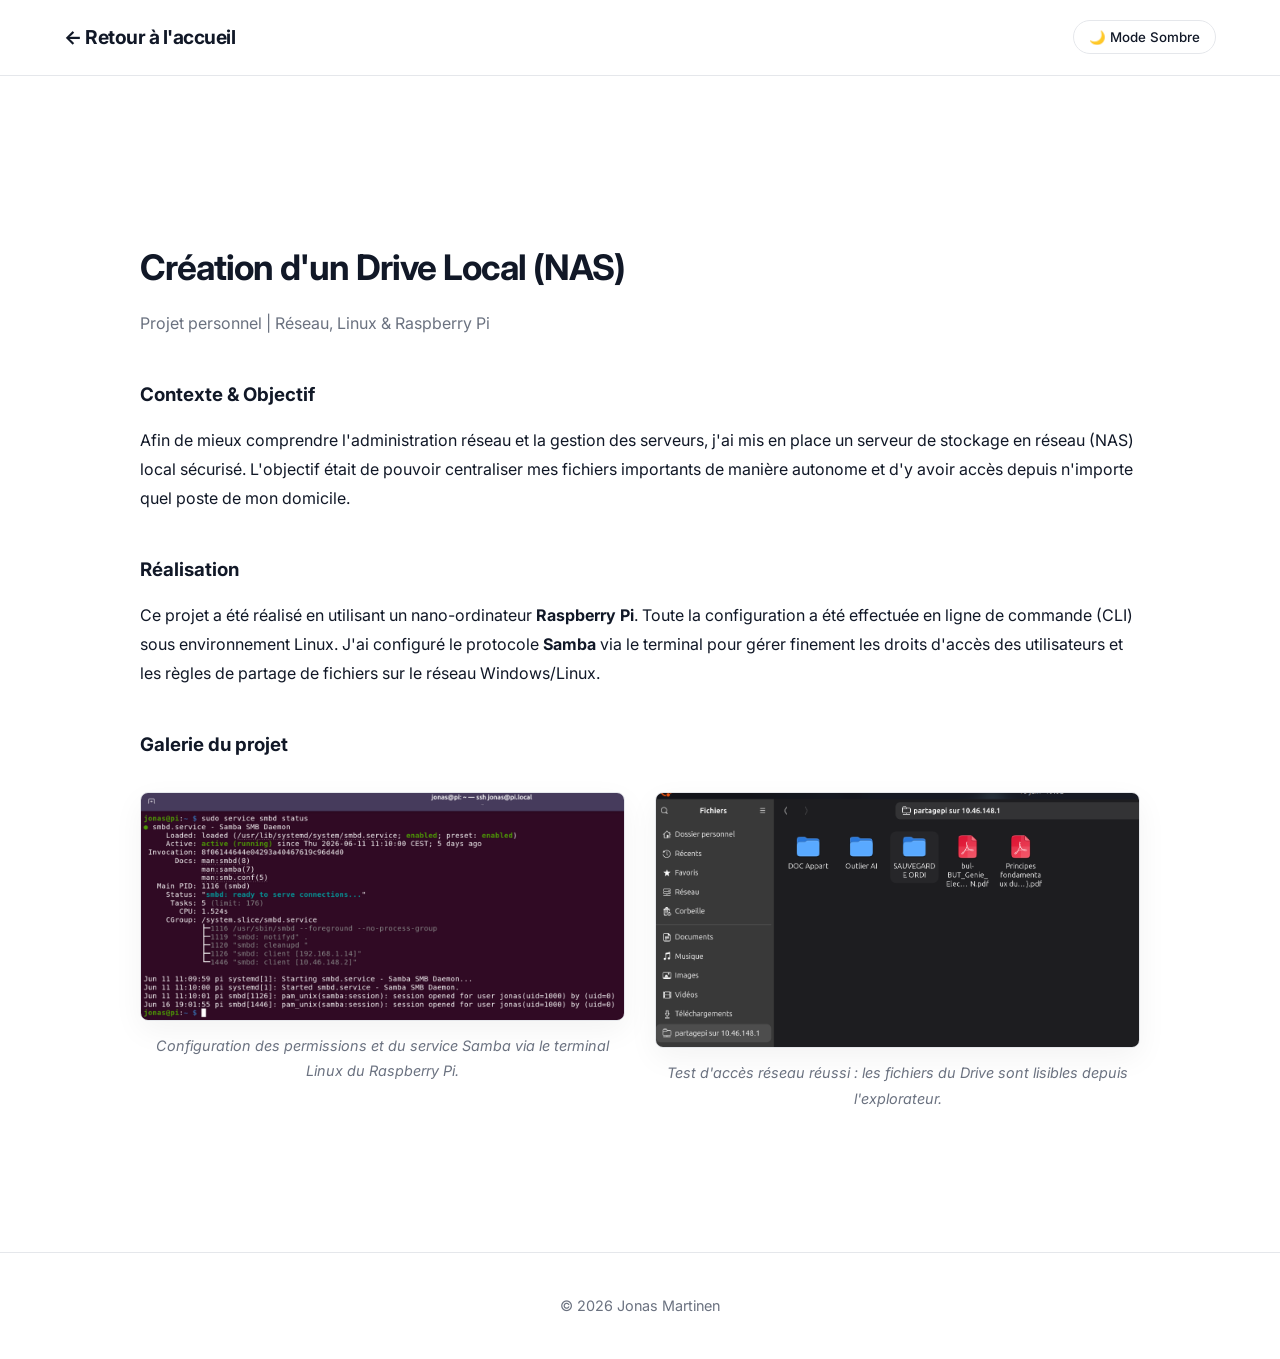
<file: drive.html>
<!DOCTYPE html>
<html lang="fr">
<head>
    <meta charset="UTF-8">
    <meta name="viewport" content="width=device-width, initial-scale=1.0">
    <meta name="description" content="Projet Drive Local NAS - Serveur de stockage Raspberry Pi avec Samba par Jonas Martinen.">
    <title>Drive Local NAS | Jonas Martinen</title>
    <link rel="icon" href="data:image/svg+xml,<svg xmlns=%22http://www.w3.org/2000/svg%22 viewBox=%220 0 100 100%22><rect width=%22100%22 height=%22100%22 rx=%2220%22 fill=%22%232563eb%22/><text x=%2250%22 y=%2250%22 font-family=%22Inter,sans-serif%22 font-size=%2240%22 font-weight=%22700%22 fill=%22white%22 text-anchor=%22middle%22 dominant-baseline=%22central%22>JM</text></svg>">
    <link rel="stylesheet" href="style.css">
</head>
<body>
    <header>
        <nav>
            <a href="index.html" class="logo">← Retour à l'accueil</a>
            <button id="dark-mode-toggle">🌙 Mode Sombre</button>
        </nav>
    </header>

    <div class="container project-page-container">
        <h1 class="section-title project-page-title">Création d'un Drive Local (NAS)</h1>
        <p class="project-page-subtitle">Projet personnel | Réseau, Linux & Raspberry Pi</p>

        <div class="project-block">
            <h3>Contexte & Objectif</h3>
            <p>Afin de mieux comprendre l'administration réseau et la gestion des serveurs, j'ai mis en place un serveur de stockage en réseau (NAS) local sécurisé. L'objectif était de pouvoir centraliser mes fichiers importants de manière autonome et d'y avoir accès depuis n'importe quel poste de mon domicile.</p>
        </div>

        <div class="project-block">
            <h3>Réalisation</h3>
            <p>Ce projet a été réalisé en utilisant un nano-ordinateur <strong>Raspberry Pi</strong>. Toute la configuration a été effectuée en ligne de commande (CLI) sous environnement Linux. J'ai configuré le protocole <strong>Samba</strong> via le terminal pour gérer finement les droits d'accès des utilisateurs et les règles de partage de fichiers sur le réseau Windows/Linux.</p>
        </div>

        <h3 class="gallery-title">Galerie du projet</h3>
        <div class="project-gallery">
            <figure>
                <img src="Photo/drive_terminal.png" alt="Terminal Linux Samba" loading="lazy">
                <figcaption>Configuration des permissions et du service Samba via le terminal Linux du Raspberry Pi.</figcaption>
            </figure>
            <figure>
                <img src="Photo/drive_fichier.png" alt="Accès Windows au Drive" loading="lazy">
                <figcaption>Test d'accès réseau réussi : les fichiers du Drive sont lisibles depuis l'explorateur.</figcaption>
            </figure>
        </div>
    </div>

    <footer class="footer-with-margin">
        <p>&copy; 2026 Jonas Martinen</p>
    </footer>

    <script src="script.js"></script>
</body>
</html>
</file>
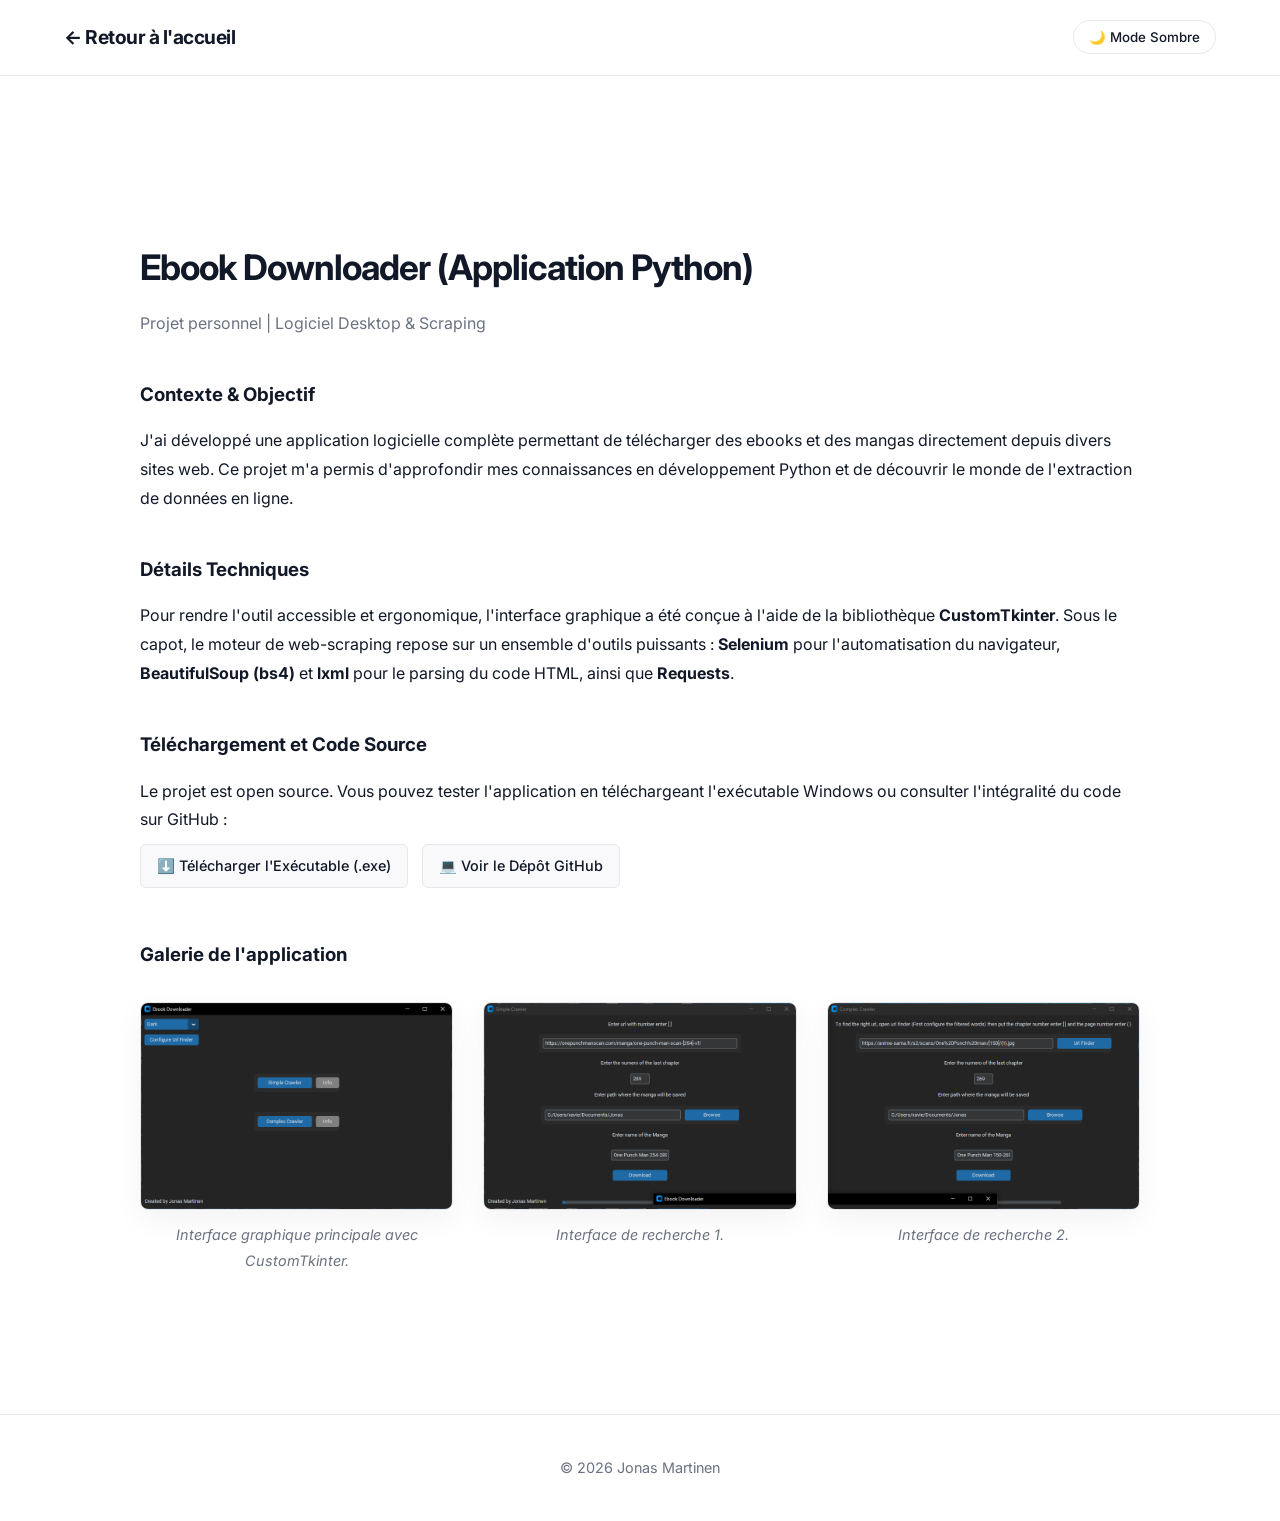
<file: ebook.html>
<!DOCTYPE html>
<html lang="fr">
<head>
    <meta charset="UTF-8">
    <meta name="viewport" content="width=device-width, initial-scale=1.0">
    <meta name="description" content="Ebook Downloader - Application Python de scraping avec Selenium et CustomTkinter par Jonas Martinen.">
    <title>Ebook Downloader | Jonas Martinen</title>
    <link rel="icon" href="data:image/svg+xml,<svg xmlns=%22http://www.w3.org/2000/svg%22 viewBox=%220 0 100 100%22><rect width=%22100%22 height=%22100%22 rx=%2220%22 fill=%22%232563eb%22/><text x=%2250%22 y=%2250%22 font-family=%22Inter,sans-serif%22 font-size=%2240%22 font-weight=%22700%22 fill=%22white%22 text-anchor=%22middle%22 dominant-baseline=%22central%22>JM</text></svg>">
    <link rel="stylesheet" href="style.css">
</head>
<body>
    <header>
        <nav>
            <a href="index.html" class="logo">← Retour à l'accueil</a>
            <button id="dark-mode-toggle">🌙 Mode Sombre</button>
        </nav>
    </header>

    <div class="container project-page-container">
        <h1 class="section-title project-page-title">Ebook Downloader (Application Python)</h1>
        <p class="project-page-subtitle">Projet personnel | Logiciel Desktop & Scraping</p>

        <div class="project-block">
            <h3>Contexte & Objectif</h3>
            <p>J'ai développé une application logicielle complète permettant de télécharger des ebooks et des mangas directement depuis divers sites web. Ce projet m'a permis d'approfondir mes connaissances en développement Python et de découvrir le monde de l'extraction de données en ligne.</p>
        </div>

        <div class="project-block">
            <h3>Détails Techniques</h3>
            <p>Pour rendre l'outil accessible et ergonomique, l'interface graphique a été conçue à l'aide de la bibliothèque <strong>CustomTkinter</strong>. Sous le capot, le moteur de web-scraping repose sur un ensemble d'outils puissants : <strong>Selenium</strong> pour l'automatisation du navigateur, <strong>BeautifulSoup (bs4)</strong> et <strong>lxml</strong> pour le parsing du code HTML, ainsi que <strong>Requests</strong>.</p>
        </div>

        <div class="project-block">
            <h3>Téléchargement et Code Source</h3>
            <p>Le projet est open source. Vous pouvez tester l'application en téléchargeant l'exécutable Windows ou consulter l'intégralité du code sur GitHub :</p>
            <div style="margin-top: 10px;">
                <a href="Doc/EbookDownloader_v1.1.exe" class="btn-doc" download>⬇️ Télécharger l'Exécutable (.exe)</a>
                <a href="https://github.com/Goutoni/Ebook-Downloader" class="btn-doc" target="_blank">💻 Voir le Dépôt GitHub</a>
            </div>
        </div>

        <h3 class="gallery-title">Galerie de l'application</h3>
        <div class="project-gallery">
            <figure>
                <img src="Photo/app_1.png" alt="Interface Ebook Downloader 1" loading="lazy">
                <figcaption>Interface graphique principale avec CustomTkinter.</figcaption>
            </figure>
            <figure>
                <img src="Photo/app2.png" alt="Interface Ebook Downloader 2" loading="lazy">
                <figcaption>Interface de recherche 1.</figcaption>
            </figure>
            <figure>
                <img src="Photo/app3.png" alt="Interface Ebook Downloader 3" loading="lazy">
                <figcaption>Interface de recherche 2.</figcaption>
            </figure>
        </div>
    </div>

    <footer class="footer-with-margin">
        <p>&copy; 2026 Jonas Martinen</p>
    </footer>

    <script src="script.js"></script>
</body>
</html>
</file>
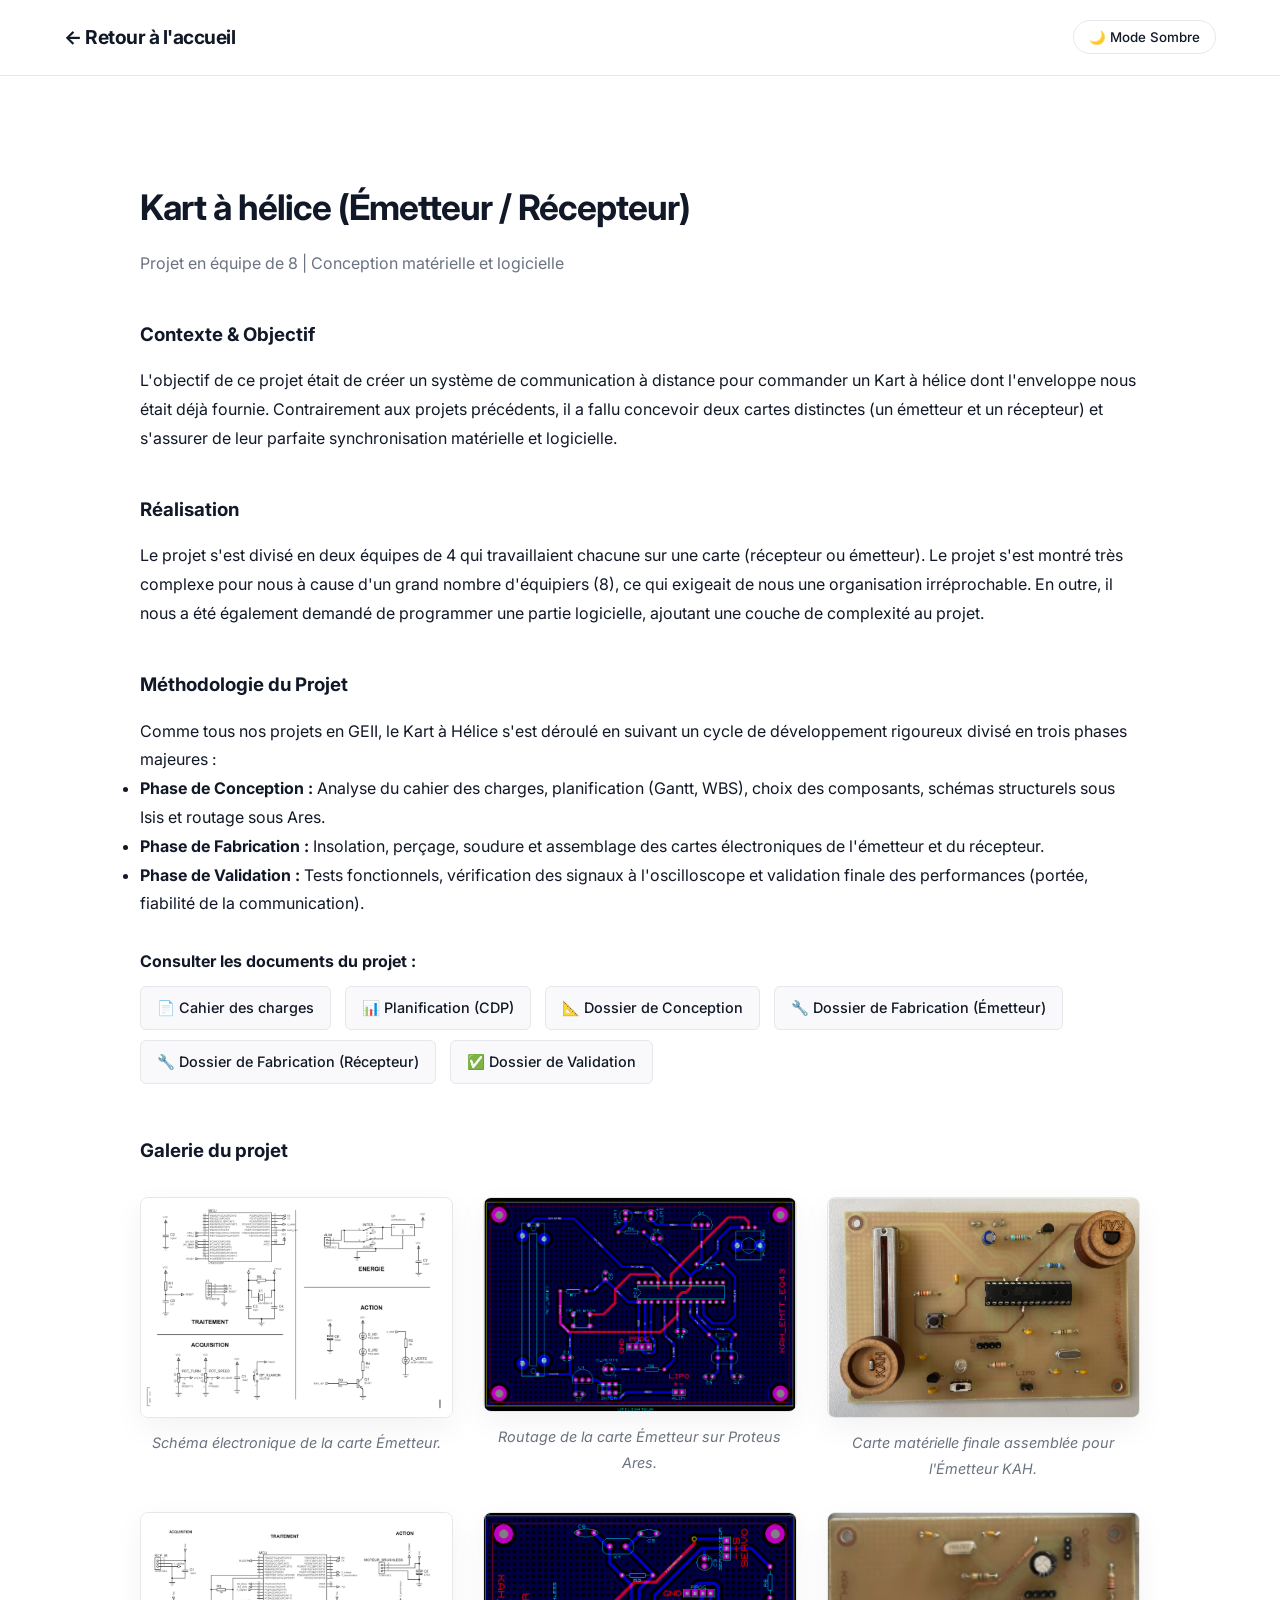
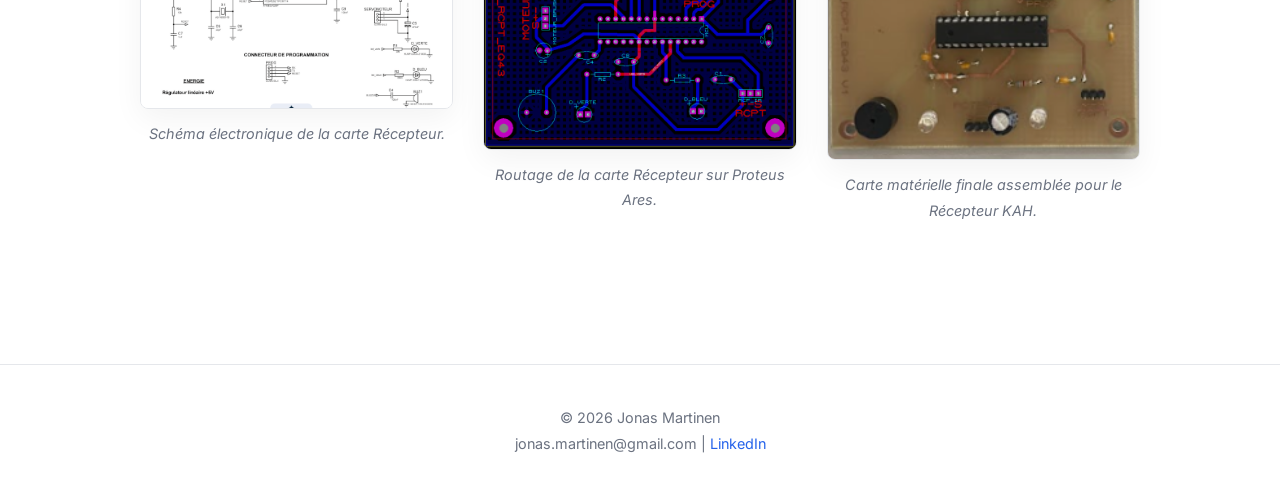
<file: kart.html>
<!DOCTYPE html>
<html lang="fr">
<head>
    <meta charset="UTF-8">
    <meta name="viewport" content="width=device-width, initial-scale=1.0">
    <meta name="description" content="Projet Kart à Hélice - Système de communication émetteur/récepteur par Jonas Martinen, étudiant BUT GEII.">
    <title>Kart à Hélice | Jonas Martinen</title>
    <link rel="icon" href="data:image/svg+xml,<svg xmlns=%22http://www.w3.org/2000/svg%22 viewBox=%220 0 100 100%22><rect width=%22100%22 height=%22100%22 rx=%2220%22 fill=%22%232563eb%22/><text x=%2250%22 y=%2250%22 font-family=%22Inter,sans-serif%22 font-size=%2240%22 font-weight=%22700%22 fill=%22white%22 text-anchor=%22middle%22 dominant-baseline=%22central%22>JM</text></svg>">
    <link rel="stylesheet" href="style.css">
</head>
<body>
    <header>
        <nav>
            <a href="index.html" class="logo">← Retour à l'accueil</a>
            <button id="dark-mode-toggle">🌙 Mode Sombre</button>
        </nav>
    </header>

    <div class="container">
        <h1 class="section-title project-page-title">Kart à hélice (Émetteur / Récepteur)</h1>
        <p class="project-page-subtitle">Projet en équipe de 8 | Conception matérielle et logicielle</p>

        <div class="project-block">
            <h3>Contexte & Objectif</h3>
            <p>L'objectif de ce projet était de créer un système de communication à distance pour commander un Kart à hélice dont l'enveloppe nous était déjà fournie. Contrairement aux projets précédents, il a fallu concevoir deux cartes distinctes (un émetteur et un récepteur) et s'assurer de leur parfaite synchronisation matérielle et logicielle.</p>
        </div>

        <div class="project-block">
            <h3>Réalisation</h3>
            <p>Le projet s'est divisé en deux équipes de 4 qui travaillaient chacune sur une carte (récepteur ou émetteur). Le projet s'est montré très complexe pour nous à cause d'un grand nombre d'équipiers (8), ce qui exigeait de nous une organisation irréprochable. En outre, il nous a été également demandé de programmer une partie logicielle, ajoutant une couche de complexité au projet.</p>
        </div>

        <div class="project-block">
            <h3>Méthodologie du Projet</h3>
            <p>Comme tous nos projets en GEII, le Kart à Hélice s'est déroulé en suivant un cycle de développement rigoureux divisé en trois phases majeures :</p>
            <ul>
                <li><strong>Phase de Conception :</strong> Analyse du cahier des charges, planification (Gantt, WBS), choix des composants, schémas structurels sous Isis et routage sous Ares.</li>
                <li><strong>Phase de Fabrication :</strong> Insolation, perçage, soudure et assemblage des cartes électroniques de l'émetteur et du récepteur.</li>
                <li><strong>Phase de Validation :</strong> Tests fonctionnels, vérification des signaux à l'oscilloscope et validation finale des performances (portée, fiabilité de la communication).</li>
            </ul>
            <br>
            <p><strong>Consulter les documents du projet :</strong></p>
            <div style="margin-top: 10px;">
                <a href="Doc/KAH/KAH_CDC_V2.docx" class="btn-doc" download>📄 Cahier des charges</a>
                <a href="Doc/KAH/KAH_CDP.xlsx" class="btn-doc" download>📊 Planification (CDP)</a>
                <a href="Doc/KAH/KAH_DDC_EQ43.docx" class="btn-doc" download>📐 Dossier de Conception</a>
                <a href="Doc/KAH/KAH_DDF_EMT.docx" class="btn-doc" download>🔧 Dossier de Fabrication (Émetteur)</a>
                <a href="Doc/KAH/KAH_DDF_RCPT.docx" class="btn-doc" download>🔧 Dossier de Fabrication (Récepteur)</a>
                <a href="Doc/KAH/KAH_DDV.docx" class="btn-doc" download>✅ Dossier de Validation</a>
            </div>
        </div>

        <h3 class="gallery-title">Galerie du projet</h3>
        <div class="project-gallery">
            <figure>
                <img src="Photo/isis_kah_emetteur.png" alt="Schéma Émetteur" loading="lazy">
                <figcaption>Schéma électronique de la carte Émetteur.</figcaption>
            </figure>
            <figure>
                <img src="Photo/ares_emetteur_kah.png" alt="Routage Émetteur" loading="lazy">
                <figcaption>Routage de la carte Émetteur sur Proteus Ares.</figcaption>
            </figure>
            <figure>
                <img src="Photo/carte finale emetteur kah.png" alt="Carte finale Émetteur" loading="lazy">
                <figcaption>Carte matérielle finale assemblée pour l'Émetteur KAH.</figcaption>
            </figure>
            <figure>
                <img src="Photo/isis_kah_recepteur.png" alt="Schéma Récepteur" loading="lazy">
                <figcaption>Schéma électronique de la carte Récepteur.</figcaption>
            </figure>
            <figure>
                <img src="Photo/ares_recepteur_kah.png" alt="Routage Récepteur" loading="lazy">
                <figcaption>Routage de la carte Récepteur sur Proteus Ares.</figcaption>
            </figure>
            <figure>
                <img src="Photo/carte finale recepteur kah.png" alt="Carte finale Récepteur" loading="lazy">
                <figcaption>Carte matérielle finale assemblée pour le Récepteur KAH.</figcaption>
            </figure>
        </div>
    </div>

    <footer class="footer-with-margin">
        <p>&copy; 2026 Jonas Martinen</p>
        <p>jonas.martinen@gmail.com | <a href="https://www.linkedin.com/in/jonas-martinen-580a0b396/" target="_blank" class="link-primary">LinkedIn</a></p>
    </footer>

    <script src="script.js?v=1.1"></script>
</body>
</html>
</file>
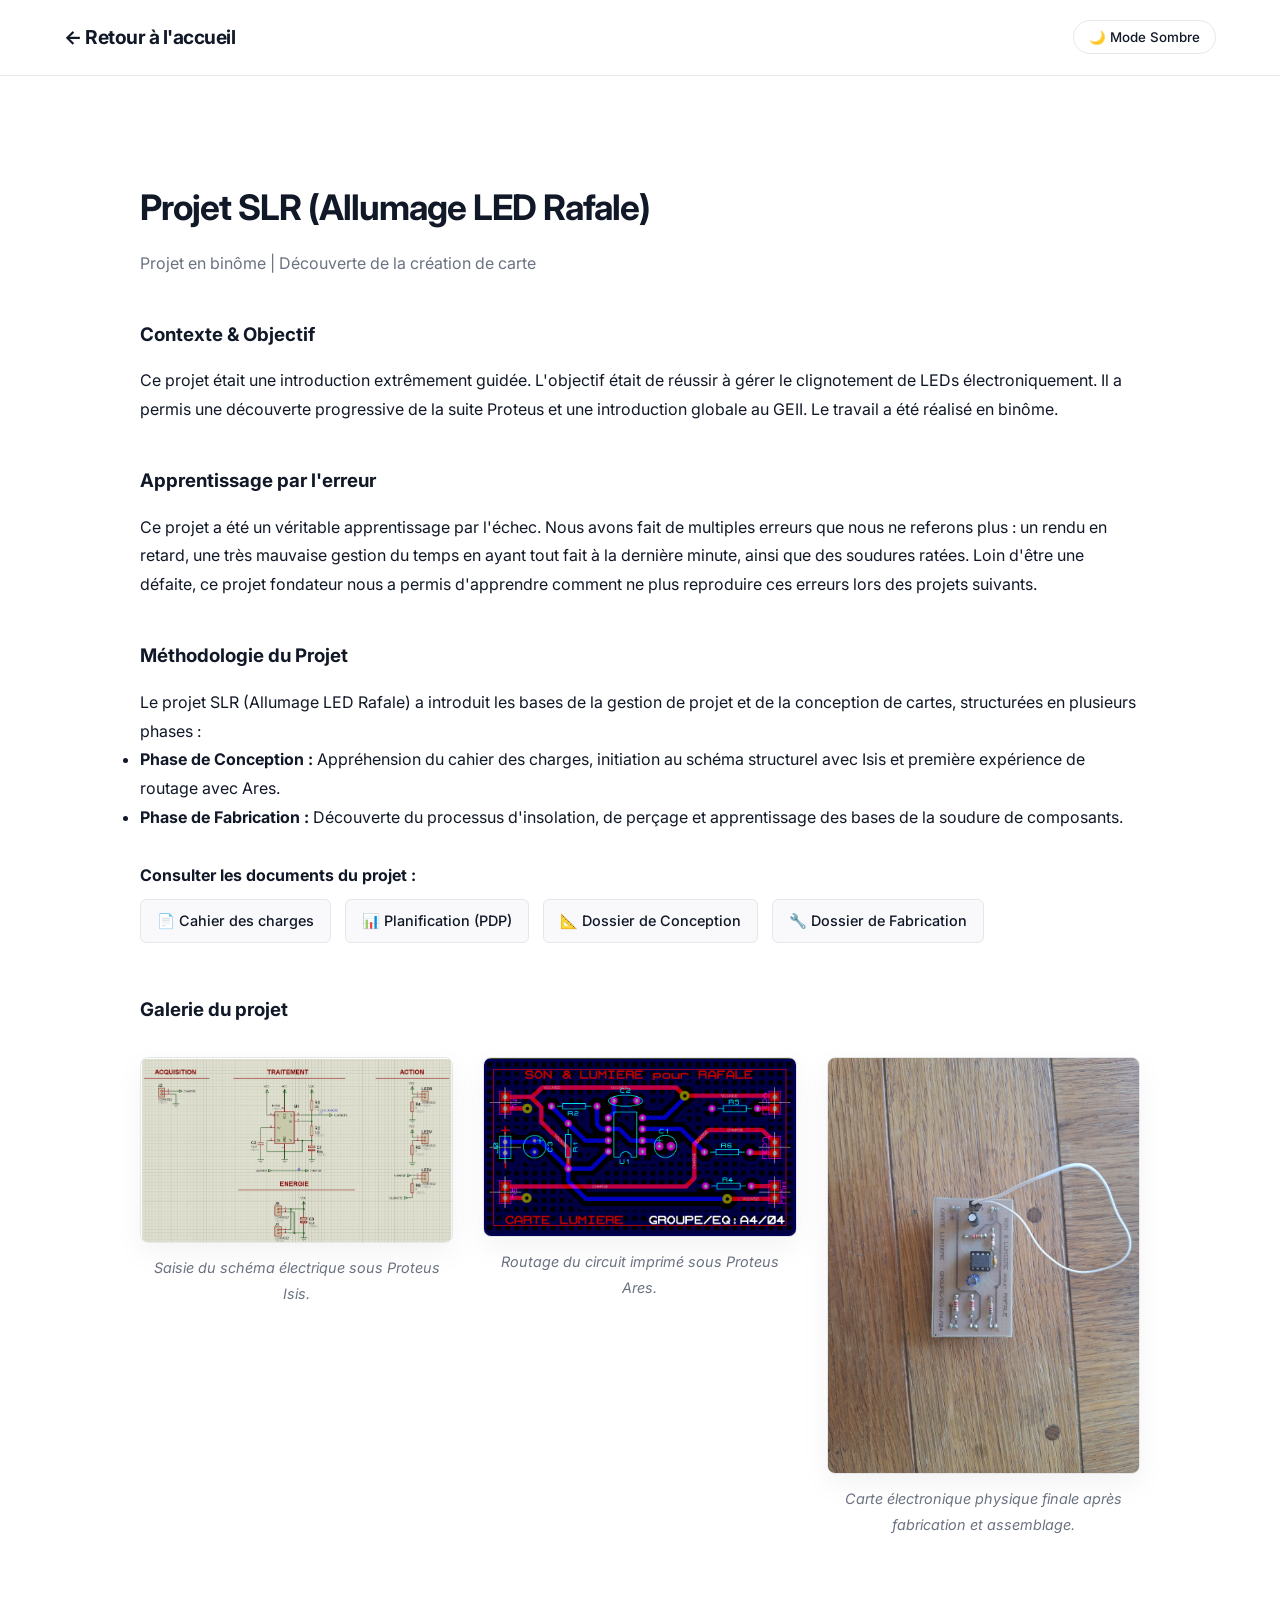
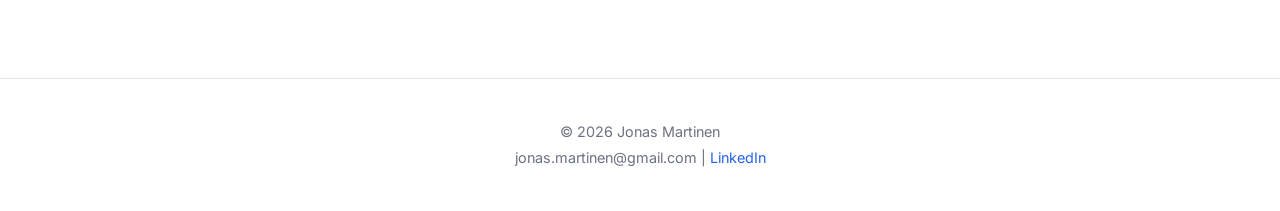
<file: slr.html>
<!DOCTYPE html>
<html lang="fr">
<head>
    <meta charset="UTF-8">
    <meta name="viewport" content="width=device-width, initial-scale=1.0">
    <meta name="description" content="Projet SLR Rafale - Découverte de la CAO électronique et apprentissage par l'erreur par Jonas Martinen.">
    <title>Projet SLR (Rafale) | Jonas Martinen</title>
    <link rel="icon" href="data:image/svg+xml,<svg xmlns=%22http://www.w3.org/2000/svg%22 viewBox=%220 0 100 100%22><rect width=%22100%22 height=%22100%22 rx=%2220%22 fill=%22%232563eb%22/><text x=%2250%22 y=%2250%22 font-family=%22Inter,sans-serif%22 font-size=%2240%22 font-weight=%22700%22 fill=%22white%22 text-anchor=%22middle%22 dominant-baseline=%22central%22>JM</text></svg>">
    <link rel="stylesheet" href="style.css">
</head>
<body>
    <header>
        <nav>
            <a href="index.html" class="logo">← Retour à l'accueil</a>
            <button id="dark-mode-toggle">🌙 Mode Sombre</button>
        </nav>
    </header>

    <div class="container">
        <h1 class="section-title project-page-title">Projet SLR (Allumage LED Rafale)</h1>
        <p class="project-page-subtitle">Projet en binôme | Découverte de la création de carte</p>

        <div class="project-block">
            <h3>Contexte & Objectif</h3>
            <p>Ce projet était une introduction extrêmement guidée. L'objectif était de réussir à gérer le clignotement de LEDs électroniquement. Il a permis une découverte progressive de la suite Proteus et une introduction globale au GEII. Le travail a été réalisé en binôme.</p>
        </div>

        <div class="project-block">
            <h3>Apprentissage par l'erreur</h3>
            <p>Ce projet a été un véritable apprentissage par l'échec. Nous avons fait de multiples erreurs que nous ne referons plus : un rendu en retard, une très mauvaise gestion du temps en ayant tout fait à la dernière minute, ainsi que des soudures ratées. Loin d'être une défaite, ce projet fondateur nous a permis d'apprendre comment ne plus reproduire ces erreurs lors des projets suivants.</p>
        </div>

        <div class="project-block">
            <h3>Méthodologie du Projet</h3>
            <p>Le projet SLR (Allumage LED Rafale) a introduit les bases de la gestion de projet et de la conception de cartes, structurées en plusieurs phases :</p>
            <ul>
                <li><strong>Phase de Conception :</strong> Appréhension du cahier des charges, initiation au schéma structurel avec Isis et première expérience de routage avec Ares.</li>
                <li><strong>Phase de Fabrication :</strong> Découverte du processus d'insolation, de perçage et apprentissage des bases de la soudure de composants.</li>
            </ul>
            <br>
            <p><strong>Consulter les documents du projet :</strong></p>
            <div style="margin-top: 10px;">
                <a href="Doc/SLR/SLR_CDC_V1.docx" class="btn-doc" download>📄 Cahier des charges</a>
                <a href="Doc/SLR/SLR_PDP_V2.xlsx" class="btn-doc" download>📊 Planification (PDP)</a>
                <a href="Doc/SLR/SLR_DDC.docx" class="btn-doc" download>📐 Dossier de Conception</a>
                <a href="Doc/SLR/SLR_LUMIERE_DDF_V2.docx" class="btn-doc" download>🔧 Dossier de Fabrication</a>
            </div>
        </div>

        <h3 class="gallery-title">Galerie du projet</h3>
        <div class="project-gallery">
            <figure>
                <img src="Photo/slr_isis.png" alt="Schéma Proteus Isis" loading="lazy">
                <figcaption>Saisie du schéma électrique sous Proteus Isis.</figcaption>
            </figure>
            <figure>
                <img src="Photo/slr_ares.png" alt="Routage Proteus Ares" loading="lazy">
                <figcaption>Routage du circuit imprimé sous Proteus Ares.</figcaption>
            </figure>
            <figure>
                <img src="Photo/carte finale SLR.jpg" alt="Carte finale SLR" loading="lazy">
                <figcaption>Carte électronique physique finale après fabrication et assemblage.</figcaption>
            </figure>
        </div>
    </div>

    <footer class="footer-with-margin">
        <p>&copy; 2026 Jonas Martinen</p>
        <p>jonas.martinen@gmail.com | <a href="https://www.linkedin.com/in/jonas-martinen-580a0b396/" target="_blank" class="link-primary">LinkedIn</a></p>
    </footer>

    <script src="script.js?v=1.1"></script>
</body>
</html>
</file>
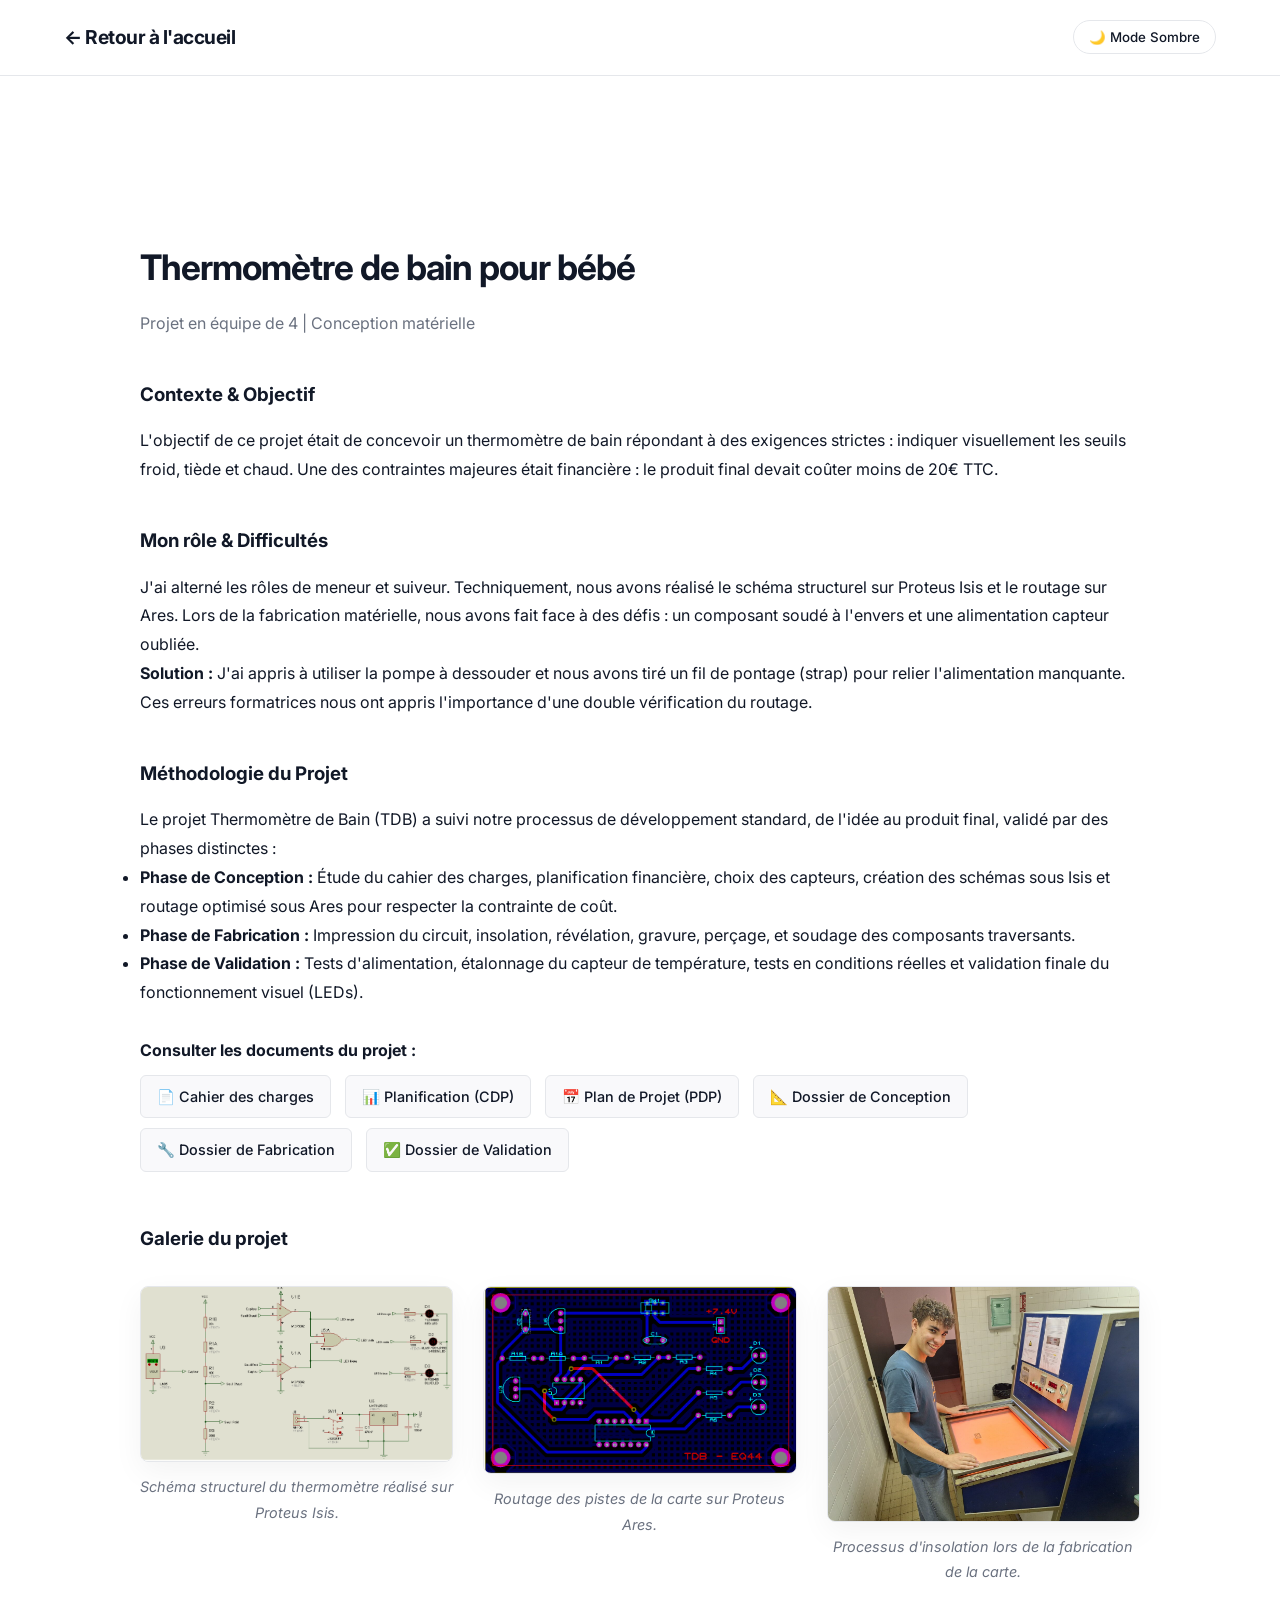
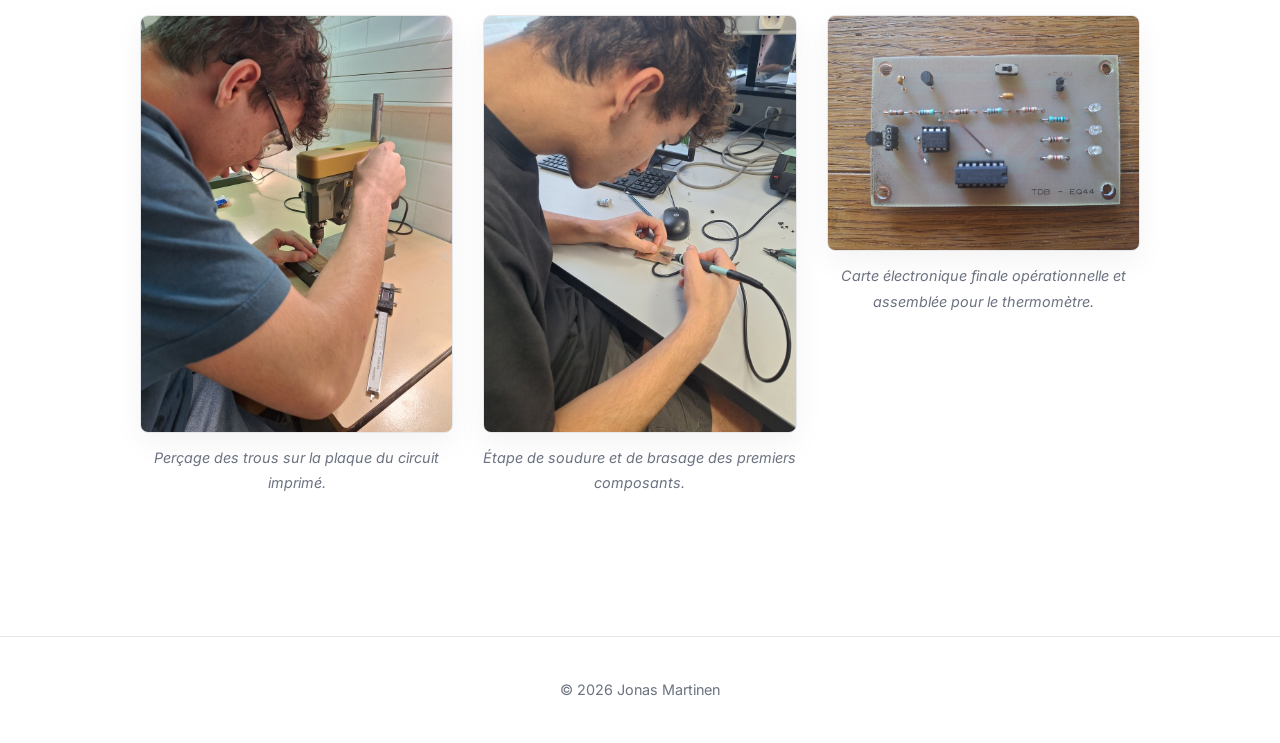
<file: thermometre.html>
<!DOCTYPE html>
<html lang="fr">
<head>
    <meta charset="UTF-8">
    <meta name="viewport" content="width=device-width, initial-scale=1.0">
    <meta name="description" content="Thermomètre de bain pour bébé - Conception matérielle et logicielle sous contrainte budgétaire par Jonas Martinen.">
    <title>Thermomètre de bain | Jonas Martinen</title>
    <link rel="icon" href="data:image/svg+xml,<svg xmlns=%22http://www.w3.org/2000/svg%22 viewBox=%220 0 100 100%22><rect width=%22100%22 height=%22100%22 rx=%2220%22 fill=%22%232563eb%22/><text x=%2250%22 y=%2250%22 font-family=%22Inter,sans-serif%22 font-size=%2240%22 font-weight=%22700%22 fill=%22white%22 text-anchor=%22middle%22 dominant-baseline=%22central%22>JM</text></svg>">
    <link rel="stylesheet" href="style.css">
</head>
<body>
    <header>
        <nav>
            <a href="index.html" class="logo">← Retour à l'accueil</a>
            <button id="dark-mode-toggle">🌙 Mode Sombre</button>
        </nav>
    </header>

    <div class="container project-page-container">
        <h1 class="section-title project-page-title">Thermomètre de bain pour bébé</h1>
        <p class="project-page-subtitle">Projet en équipe de 4 | Conception matérielle</p>

        <div class="project-block">
            <h3>Contexte & Objectif</h3>
            <p>L'objectif de ce projet était de concevoir un thermomètre de bain répondant à des exigences strictes : indiquer visuellement les seuils froid, tiède et chaud. Une des contraintes majeures était financière : le produit final devait coûter moins de 20€ TTC.</p>
        </div>

        <div class="project-block">
            <h3>Mon rôle & Difficultés</h3>
            <p>J'ai alterné les rôles de meneur et suiveur. Techniquement, nous avons réalisé le schéma structurel sur Proteus Isis et le routage sur Ares. Lors de la fabrication matérielle, nous avons fait face à des défis : un composant soudé à l'envers et une alimentation capteur oubliée.</p>
            <p><strong>Solution :</strong> J'ai appris à utiliser la pompe à dessouder et nous avons tiré un fil de pontage (strap) pour relier l'alimentation manquante. Ces erreurs formatrices nous ont appris l'importance d'une double vérification du routage.</p>
        </div>

        <div class="project-block">
            <h3>Méthodologie du Projet</h3>
            <p>Le projet Thermomètre de Bain (TDB) a suivi notre processus de développement standard, de l'idée au produit final, validé par des phases distinctes :</p>
            <ul>
                <li><strong>Phase de Conception :</strong> Étude du cahier des charges, planification financière, choix des capteurs, création des schémas sous Isis et routage optimisé sous Ares pour respecter la contrainte de coût.</li>
                <li><strong>Phase de Fabrication :</strong> Impression du circuit, insolation, révélation, gravure, perçage, et soudage des composants traversants.</li>
                <li><strong>Phase de Validation :</strong> Tests d'alimentation, étalonnage du capteur de température, tests en conditions réelles et validation finale du fonctionnement visuel (LEDs).</li>
            </ul>
            <br>
            <p><strong>Consulter les documents du projet :</strong></p>
            <div style="margin-top: 10px;">
                <a href="Doc/TDB/Cahier%20des%20charges.odt" class="btn-doc" download>📄 Cahier des charges</a>
                <a href="Doc/TDB/TDB-CDP_V1.xlsx" class="btn-doc" download>📊 Planification (CDP)</a>
                <a href="Doc/TDB/TDB_PDP.xlsx" class="btn-doc" download>📅 Plan de Projet (PDP)</a>
                <a href="Doc/TDB/Dossier%20de%20conception%20EQ44.docx" class="btn-doc" download>📐 Dossier de Conception</a>
                <a href="Doc/TDB/Dossier%20de%20Fabrication.docx" class="btn-doc" download>🔧 Dossier de Fabrication</a>
                <a href="Doc/TDB/DDV.docx" class="btn-doc" download>✅ Dossier de Validation</a>
            </div>
        </div>
        <h3 class="gallery-title">Galerie du projet</h3>
        <div class="project-gallery">
            <figure>
                <img src="Photo/isis_tdb.png" alt="Schéma Isis" loading="lazy">
                <figcaption>Schéma structurel du thermomètre réalisé sur Proteus Isis.</figcaption>
            </figure>
            <figure>
                <img src="Photo/ares_tdb.png" alt="Routage Ares" loading="lazy">
                <figcaption>Routage des pistes de la carte sur Proteus Ares.</figcaption>
            </figure>
            <figure>
                <img src="Photo/fabrication carte insolation.jpg" alt="Insolation" loading="lazy">
                <figcaption>Processus d'insolation lors de la fabrication de la carte.</figcaption>
            </figure>
            <figure>
                <img src="Photo/fabrication carte trou.jpg" alt="Perçage" loading="lazy">
                <figcaption>Perçage des trous sur la plaque du circuit imprimé.</figcaption>
            </figure>
            <figure>
                <img src="Photo/soudure.jpg" alt="Soudure finale" loading="lazy">
                <figcaption>Étape de soudure et de brasage des premiers composants.</figcaption>
            </figure>
            <figure>
                <img src="Photo/carte finale TDB.jpg" alt="Carte finale TDB" loading="lazy">
                <figcaption>Carte électronique finale opérationnelle et assemblée pour le thermomètre.</figcaption>
            </figure>
        </div>
    </div>

    <footer class="footer-with-margin">
        <p>&copy; 2026 Jonas Martinen</p>
    </footer>

    <script src="script.js?v=1.7"></script>
</body>
</html>
</file>
<file: style.css>
/* --- style.css --- */
@import url('https://fonts.googleapis.com/css2?family=Inter:wght@300;400;500;600;700&display=swap');

:root {
    /* Mode Clair (Défaut) */
    --bg-color: #ffffff;
    --bg-alt: #f9f9fb;
    --text-main: #111827;
    --text-muted: #6b7280;
    --primary: #2563eb;
    --border-color: #e5e7eb;
    --card-bg: #ffffff;
    --shadow: 0 10px 30px rgba(0,0,0,0.05);
    --header-bg: rgba(255, 255, 255, 0.85);
}

.dark-mode {
    /* Mode Sombre */
    --bg-color: #111827;
    --bg-alt: #1f2937;
    --text-main: #f9fafb;
    --text-muted: #9ca3af;
    --primary: #3b82f6;
    --border-color: #374151;
    --card-bg: #1f2937;
    --shadow: 0 10px 30px rgba(0,0,0,0.3);
    --header-bg: rgba(17, 24, 39, 0.85);
}

* {
    margin: 0;
    padding: 0;
    box-sizing: border-box;
    font-family: 'Inter', sans-serif;
}

/* CORRECTIF : Scroll fluide et décalage du menu fixe */
html {
    scroll-behavior: smooth;
    scroll-padding-top: 85px; /* Décalage pour ne pas cacher le titre avec le menu */
}

body {
    background-color: var(--bg-color);
    color: var(--text-main);
    line-height: 1.8;
    transition: background-color 0.3s, color 0.3s;
}

a { text-decoration: none; color: inherit; }

/* --- Navigation --- */
header {
    background-color: var(--header-bg);
    backdrop-filter: blur(20px);
    -webkit-backdrop-filter: blur(20px);
    border-bottom: 1px solid var(--border-color);
    position: sticky;
    top: 0;
    z-index: 1000;
    padding: 20px 0;
    transition: background-color 0.3s;
}

nav {
    display: flex;
    justify-content: space-between;
    align-items: center;
    width: 90%;
    max-width: 1200px;
    margin: auto;
}

.logo {
    font-size: 1.2rem;
    font-weight: 700;
    letter-spacing: -0.5px;
}

.nav-links {
    display: flex;
    gap: 30px;
    list-style: none;
    align-items: center;
}

.nav-links a {
    font-size: 0.95rem;
    font-weight: 500;
    color: var(--text-muted);
    transition: color 0.3s;
}

.nav-links a:hover { color: var(--primary); }

#dark-mode-toggle {
    background: none;
    border: 1px solid var(--border-color);
    padding: 8px 15px;
    border-radius: 50px;
    cursor: pointer;
    color: var(--text-main);
    font-weight: 500;
    transition: all 0.3s;
}

/* Menu Burger Mobile */
.burger { display: none; cursor: pointer; z-index: 1001; }
.burger div { width: 25px; height: 2px; background-color: var(--text-main); margin: 5px; transition: all 0.3s; }

/* --- Structure globale --- */
.container {
    width: 90%;
    max-width: 1000px; /* Largeur réduite pour un aspect très éditorial et aéré */
    margin: auto;
    padding: 100px 0;
}

.section-title {
    font-size: 2.2rem;
    font-weight: 700;
    margin-bottom: 40px;
    letter-spacing: -1px;
}

.bg-alt { background-color: var(--bg-alt); }

/* --- Hero Section --- */
.hero { min-height: 70vh; display: flex; align-items: center; }
.hero h1 { font-size: 2.8rem; letter-spacing: -2px; line-height: 1.1; margin-bottom: 10px; }
.hero-subtitle { font-size: 1.5rem; color: var(--text-muted); margin-bottom: 40px; min-height: 40px;}
#typewriter { color: var(--primary); font-weight: 600; border-right: 2px solid var(--primary); padding-right: 5px; animation: blink 0.7s infinite; }
@keyframes blink { 50% { border-color: transparent; } }

/* --- Boutons --- */
.btn {
    background-color: var(--text-main);
    color: var(--bg-color);
    padding: 12px 24px;
    border-radius: 8px;
    font-weight: 500;
    transition: all 0.3s;
    display: inline-block;
}
.btn:hover { transform: translateY(-2px); opacity: 0.9; }

.btn-doc {
    background-color: var(--bg-alt);
    color: var(--text-main);
    border: 1px solid var(--border-color);
    padding: 8px 16px;
    border-radius: 6px;
    font-size: 0.9rem;
    font-weight: 500;
    transition: all 0.3s;
    display: inline-flex;
    align-items: center;
    gap: 8px;
    margin-right: 10px;
    margin-bottom: 10px;
}
.btn-doc:hover {
    background-color: var(--primary);
    color: white;
    border-color: var(--primary);
}

/* --- Timeline (Parcours) --- */
.timeline { border-left: 2px solid var(--border-color); padding-left: 30px; margin-top: 40px; }
.timeline-item { position: relative; margin-bottom: 40px; }
.timeline-dot { position: absolute; left: -37px; top: 6px; width: 12px; height: 12px; background-color: var(--text-main); border-radius: 50%; border: 3px solid var(--bg-color); }
.timeline-date { font-size: 0.85rem; color: var(--text-muted); font-weight: 600; text-transform: uppercase; letter-spacing: 1px; }
.timeline-item h3 { font-size: 1.2rem; margin: 5px 0; }

/* --- Compétences (Badges Épurés) --- */
.skills-grid { display: grid; grid-template-columns: repeat(auto-fit, minmax(250px, 1fr)); gap: 40px; }
.skill-group h4 { margin-bottom: 15px; font-size: 1.1rem; border-bottom: 1px solid var(--border-color); padding-bottom: 10px; }
.badge-container { display: flex; flex-wrap: wrap; gap: 10px; }
.badge { background-color: var(--bg-alt); border: 1px solid var(--border-color); padding: 6px 14px; border-radius: 50px; font-size: 0.85rem; font-weight: 500; color: var(--text-muted); transition: all 0.3s ease; cursor: default; }

/* --- Projets UX (Grille et Hover) --- */
.projects-grid { display: grid; grid-template-columns: repeat(auto-fit, minmax(300px, 1fr)); gap: 40px; }
.project-card { background-color: var(--card-bg); border-radius: 12px; border: 1px solid var(--border-color); overflow: hidden; transition: box-shadow 0.3s; display: block; }
.project-card:hover { box-shadow: var(--shadow); }

/* Effet Voile Sombre et Clic */
.project-img-wrapper { position: relative; height: 260px; overflow: hidden; cursor: pointer; background-color: var(--bg-alt); }
.project-img-wrapper img { width: 100%; height: 100%; object-fit: contain; transition: transform 0.5s; }
.project-overlay { position: absolute; inset: 0; background: rgba(0, 0, 0, 0.7); display: flex; align-items: center; justify-content: center; opacity: 0; transition: opacity 0.3s ease; }
.project-overlay span { color: #fff; font-weight: 600; font-size: 1.1rem; padding: 10px 20px; border: 2px solid #fff; border-radius: 8px; transform: translateY(20px); transition: transform 0.3s ease; }
.project-card:hover .project-img-wrapper img { transform: scale(1.05); }
.project-card:hover .project-overlay { opacity: 1; }
.project-card:hover .project-overlay span { transform: translateY(0); }

.project-info { padding: 30px; }
.project-info h3 { font-size: 1.3rem; margin-bottom: 10px; }
.project-info p { color: var(--text-muted); font-size: 0.95rem; margin-bottom: 20px; }
.link-more { color: var(--primary); font-weight: 600; font-size: 0.9rem; }

/* --- Centres d'intérêt --- */
.interests-grid { display: flex; justify-content: space-between; flex-wrap: wrap; gap: 20px; text-align: center; }
/* (interest-card styles merged into block below) */

/* --- Responsive --- */
@media(max-width: 768px) {
    .nav-links { position: fixed; right: -100%; top: 70px; height: calc(100vh - 70px); background-color: var(--bg-color); flex-direction: column; width: 100%; justify-content: center; align-items: center; transition: 0.4s; }
    .nav-active { right: 0; }
    .burger { display: block; }
    .hero h1 { font-size: 2.8rem; }
    .toggle .line1 { transform: rotate(-45deg) translate(-5px, 6px); }
    .toggle .line2 { opacity: 0; }
    .toggle .line3 { transform: rotate(45deg) translate(-5px, -6px); }
}

/* --- Style du lien Actif (Menu) --- */
.nav-links a.active {
    color: var(--primary);
    font-weight: 700;
}

/* --- Nouvelles Cartes "Centres d'intérêt" avec images --- */
.interest-card { 
    flex: 1; 
    min-width: 200px; 
    border: 1px solid var(--border-color); 
    border-radius: 12px; 
    background-color: var(--card-bg);
    overflow: hidden; /* Empêche l'image de déborder des coins arrondis */
    transition: transform 0.3s ease;
}
.interest-card:hover { transform: translateY(-5px); }
.interest-card img {
    width: 100%;
    height: 160px;
    object-fit: cover; /* Remplit parfaitement le cadre sans déformer */
}
.interest-card h4 { 
    font-weight: 600; 
    font-size: 1rem; 
    color: var(--text-main);
    padding: 15px;
    text-align: center;
}

/* --- Galeries de Projets Uniformisées --- */
.project-gallery {
    display: grid;
    grid-template-columns: repeat(auto-fit, minmax(280px, 1fr));
    gap: 30px;
    margin-top: 30px;
}
.project-gallery figure {
    margin: 0;
    display: flex;
    flex-direction: column;
}
.project-gallery img {
    width: 100%;
    height: auto;
    border-radius: 8px;
    border: 1px solid var(--border-color);
    box-shadow: var(--shadow);
}
figcaption {
    margin-top: 12px;
    font-size: 0.9rem;
    color: var(--text-muted);
    text-align: center;
    font-style: italic;
}

/* ============================
   STYLES DÉPLACÉS DEPUIS index.html
   ============================ */

/* Espacement homogène des sections */
section.container { margin-bottom: 60px; margin-top: 60px; }
section.bg-alt { border-radius: 20px; padding: 60px; margin-bottom: 60px; }
@media (max-width: 768px) { section.bg-alt { padding: 30px 20px; } }

/* Tableau des compétences */
.skills-table-container { width: 100%; overflow-x: auto; margin-top: 30px; }
.skills-table { width: 100%; border-collapse: collapse; background-color: var(--bg-alt); border-radius: 12px; overflow: hidden; font-size: 0.95rem; }
.skills-table th, .skills-table td { padding: 15px 20px; text-align: left; border-bottom: 1px solid var(--border-color); }
.skills-table th { background-color: var(--primary); color: white; font-weight: 600; text-transform: uppercase; font-size: 0.8rem; letter-spacing: 1px; }
.skills-table tr:last-child td { border-bottom: none; }
.status-badge { background: #27ae60; color: white; padding: 4px 10px; border-radius: 20px; font-size: 0.75rem; font-weight: bold; }

/* Menu Déroulant Contact */
.dropdown { position: relative; display: inline-block; }
.dropdown-content { display: none; position: absolute; background-color: var(--bg-color); min-width: 220px; box-shadow: 0px 8px 16px 0px rgba(0,0,0,0.2); z-index: 1; border-radius: 8px; overflow: hidden; border: 1px solid var(--border-color); top: 100%; left: 0; }
.dropdown-content a { color: var(--text-main); padding: 12px 16px; text-decoration: none; display: block; font-size: 0.9rem; }
.dropdown-content a:hover { background-color: var(--bg-alt); color: var(--primary); }
.dropdown:hover .dropdown-content { display: block; }

/* Bouton CV */
.btn-cv { background-color: var(--primary) !important; color: white !important; padding: 8px 15px !important; border-radius: 20px !important; font-weight: bold; }
.btn-cv:hover { opacity: 0.8; transform: scale(1.05); }

/* Alignement Header (Image à gauche, texte à droite) */
.hero-wrapper { display: flex; align-items: center; justify-content: center; gap: 50px; text-align: left; max-width: 900px; margin: 0 auto; }
.hero-image { flex-shrink: 0; width: 220px; height: 220px; border-radius: 50%; object-fit: cover; border: 4px solid var(--primary); box-shadow: 0 10px 20px rgba(0,0,0,0.1); }
.hero-content { flex: 1; }
.hero-content .btn { margin-top: 20px; display: inline-block; }
@media (max-width: 768px) { .hero-wrapper { flex-direction: column; text-align: center; gap: 20px; } }

/* Call to action "Cliquez pour en savoir plus" */
.click-more { margin-top: 15px; color: var(--primary); font-weight: 600; font-size: 0.9rem; display: block; transition: transform 0.2s ease; }
.project-card:hover .click-more { transform: translateX(5px); }

/* ============================
   STYLES INLINE CONSOLIDÉS
   ============================ */

/* Hero */
.hero-description { margin-top: 15px; font-size: 1.05rem; line-height: 1.6; color: var(--text-muted); }

/* Texte muted générique (paragraphes timeline, sous-titres projet) */
.text-muted { color: var(--text-muted); }

/* Section Référentiel */
.referentiel-title { margin-top: 50px; margin-bottom: 15px; font-size: 1.5rem; }

/* Sections titre centré */
.section-title-center { text-align: center; }

/* Pages projet : titre et sous-titre */
.project-page-title { margin-bottom: 10px; }
.project-page-subtitle { color: var(--text-muted); margin-bottom: 40px; }
.project-page-container { margin-top: 60px; }

/* Blocs de contenu projet */
.project-block { margin-bottom: 40px; }
.project-block h3 { margin-bottom: 15px; }

/* Galerie titre */
.gallery-title { margin-bottom: 20px; }

/* Section TP Labo : grille de photos */
.lab-grid { display: grid; grid-template-columns: repeat(auto-fit, minmax(280px, 1fr)); gap: 30px; margin-top: 40px; }
.lab-figure { margin: 0; text-align: center; }
.lab-figure img { width: 100%; border-radius: 12px; height: 300px; object-fit: cover; box-shadow: 0 4px 10px rgba(0,0,0,0.1); }
.lab-figure figcaption { margin-top: 15px; color: var(--text-muted); font-size: 0.95rem; }

/* Footer */
footer { text-align: center; padding: 40px; border-top: 1px solid var(--border-color); color: var(--text-muted); font-size: 0.9rem; }
.footer-with-margin { margin-top: 40px; }

/* Bouton dark mode inline */
#dark-mode-toggle { margin-left: 10px; }

/* Thermomètre : image carte finale (rotation appliquée directement au fichier) */

/* Lien LinkedIn footer */
.link-primary { color: var(--primary); }

/* ============================
   NOUVELLES AMÉLIORATIONS
   ============================ */

/* Scroll Reveal Animation */
.reveal {
    opacity: 0;
    transform: translateY(30px);
    transition: opacity 0.8s cubic-bezier(0.4, 0, 0.2, 1), transform 0.8s cubic-bezier(0.4, 0, 0.2, 1);
}
.reveal.visible {
    opacity: 1;
    transform: translateY(0);
}

/* Badge hover interactif */
.badge:hover {
    background-color: var(--primary);
    color: white;
    border-color: var(--primary);
    transform: scale(1.05);
}

/* Dark mode toggle hover */
#dark-mode-toggle:hover {
    background-color: var(--bg-alt);
    border-color: var(--primary);
    color: var(--primary);
}

/* Badge "En cours" */
.status-badge-pending {
    background: #f59e0b;
    color: white;
    padding: 4px 10px;
    border-radius: 20px;
    font-size: 0.75rem;
    font-weight: bold;
}

/* Section Recherche de Stage */
.recherche-section {
    text-align: center;
    padding: 60px 0;
}
.recherche-card {
    background: linear-gradient(135deg, var(--primary), #1d4ed8);
    color: white;
    padding: 50px 40px;
    border-radius: 16px;
    max-width: 700px;
    margin: 30px auto 0;
    box-shadow: 0 20px 40px rgba(37, 99, 235, 0.25);
}
.dark-mode .recherche-card {
    box-shadow: 0 20px 40px rgba(59, 130, 246, 0.15);
}
.recherche-card h3 {
    font-size: 1.4rem;
    margin-bottom: 15px;
}
.recherche-card p {
    font-size: 1.05rem;
    line-height: 1.7;
    opacity: 0.92;
}
.recherche-card .btn-contact {
    display: inline-block;
    margin-top: 25px;
    background: white;
    color: var(--primary);
    padding: 12px 28px;
    border-radius: 8px;
    font-weight: 600;
    transition: all 0.3s;
}
.recherche-card .btn-contact:hover {
    transform: translateY(-2px);
    box-shadow: 0 8px 20px rgba(0,0,0,0.2);
}

/* Footer enrichi */
.footer-links {
    display: flex;
    justify-content: center;
    gap: 25px;
    margin-top: 15px;
    flex-wrap: wrap;
}
.footer-links a {
    color: var(--text-muted);
    font-size: 0.9rem;
    transition: color 0.3s;
}
.footer-links a:hover {
    color: var(--primary);
}
</file>
